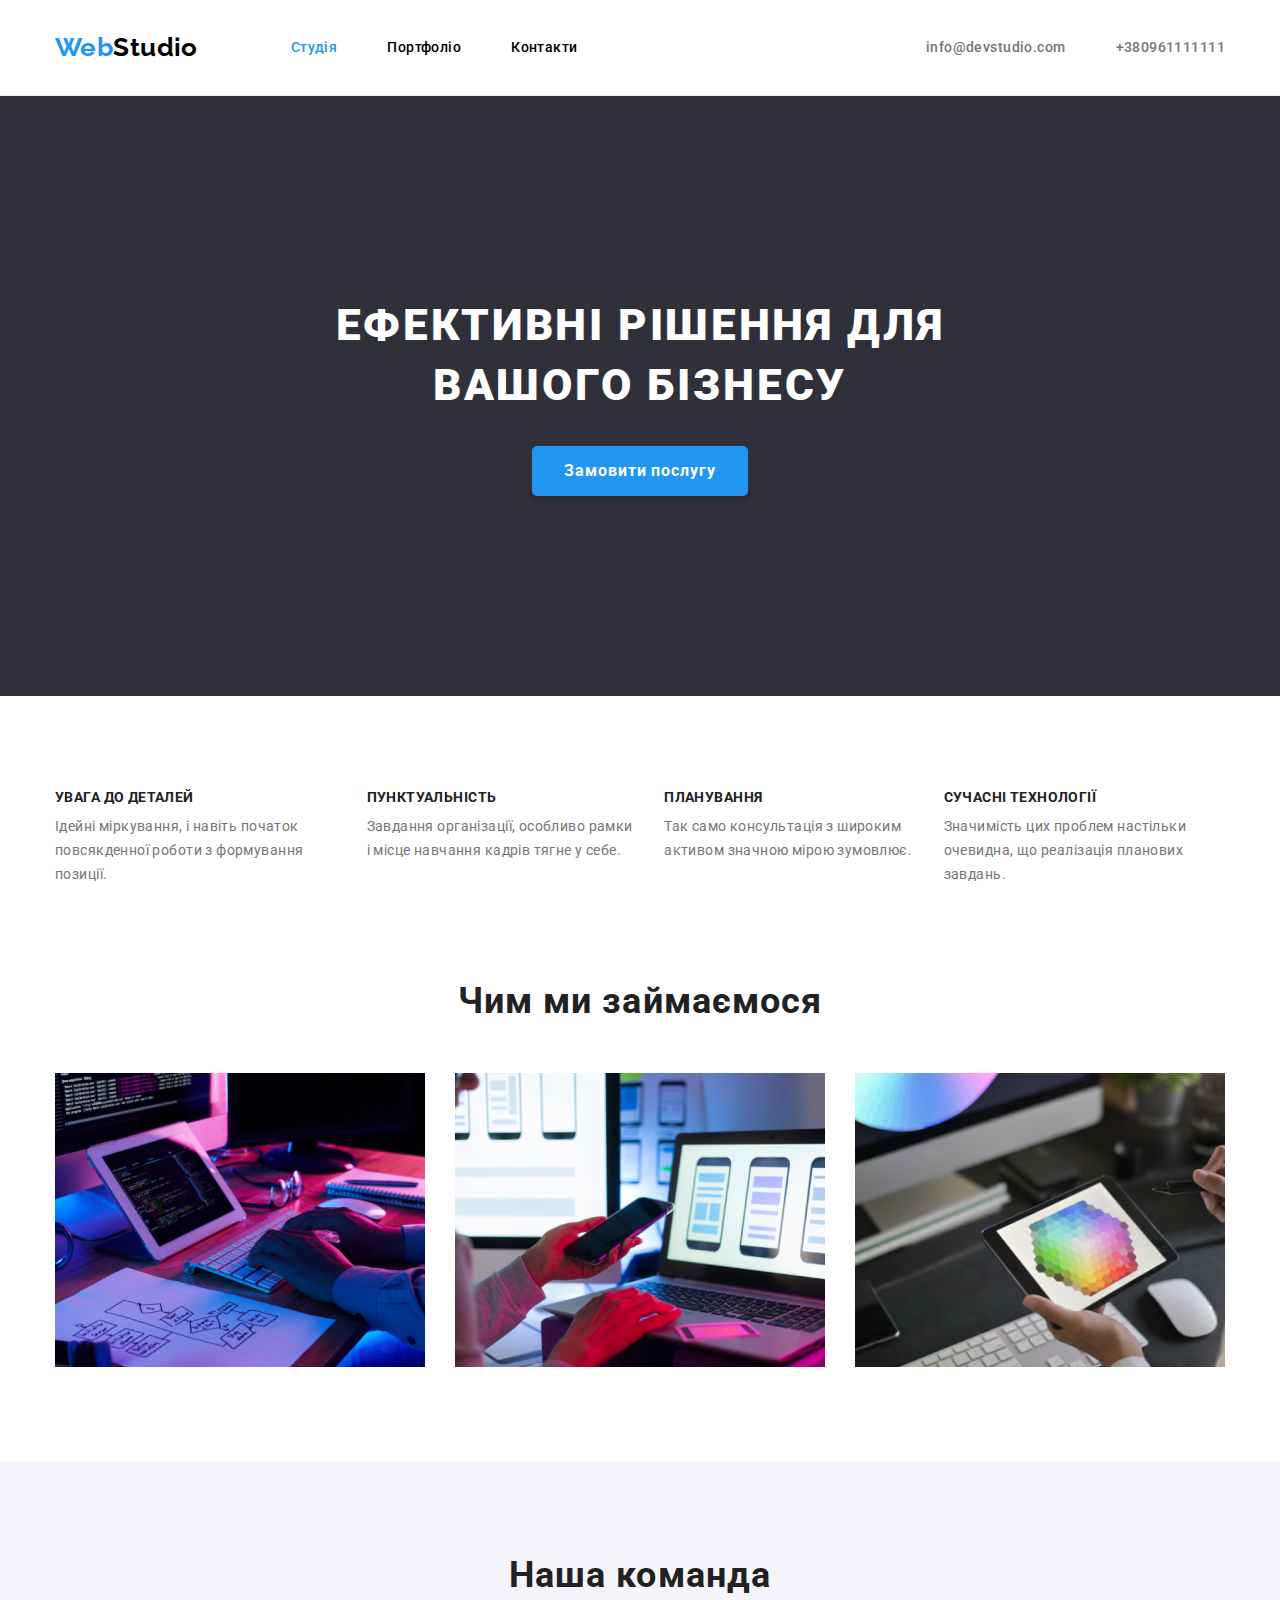
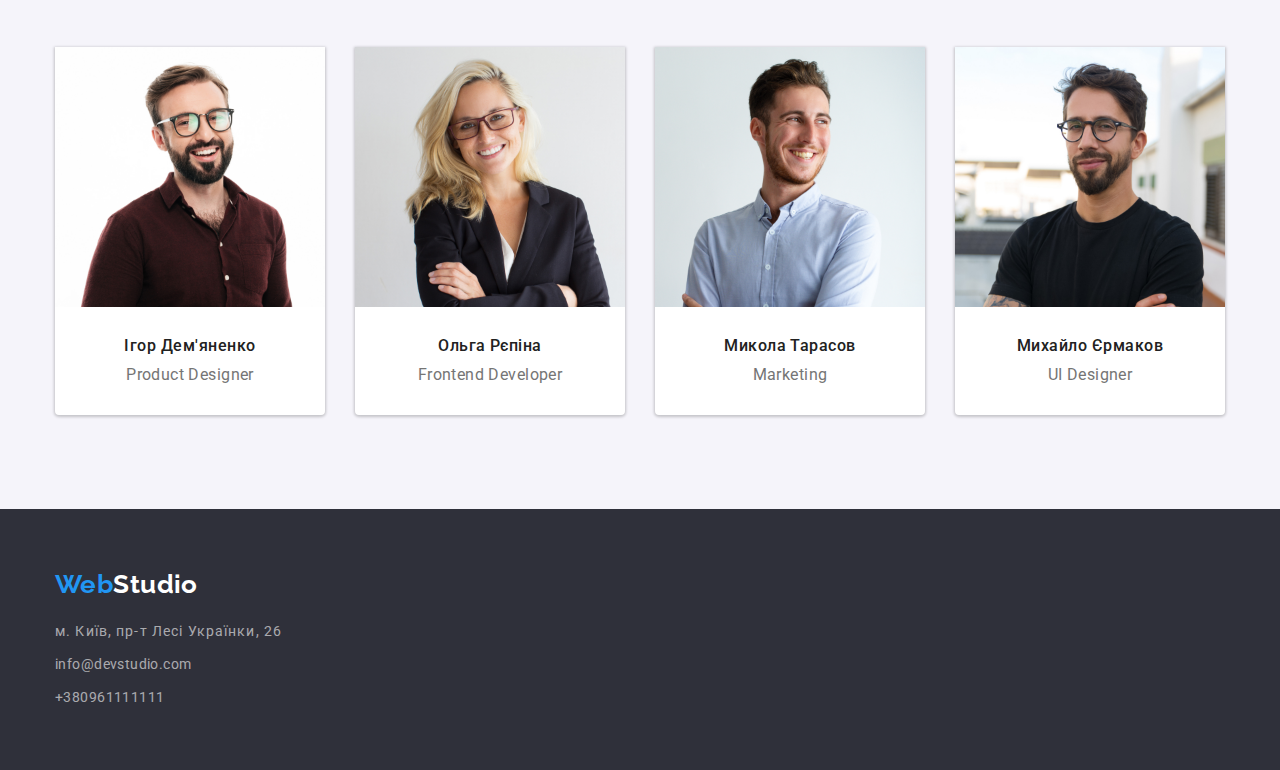
<file: index.html>
<!DOCTYPE html>
<html lang="uk">
<head>
    <meta charset="UTF-8">
    <meta http-equiv="X-UA-Compatible" content="IE=edge">
    <meta name="viewport" content="width=device-width, initial-scale=1.0">
    <link rel="preconnect" href="https://fonts.googleapis.com">
    <link rel="preconnect" href="https://fonts.gstatic.com" crossorigin>
    <link href="https://fonts.googleapis.com/css2?family=Raleway:wght@700&family=Roboto:wght@400;500;700;900&display=swap" rel="stylesheet">
    <title>WebStudio</title>
    <link rel="stylesheet" href="https://cdnjs.cloudflare.com/ajax/libs/modern-normalize/1.1.0/modern-normalize.min.css"> 
    <link rel="stylesheet" href="./css/styles.css"/>
</head>
<body>
    <header class="page-header">      
        <nav class="container main-nav"> 
            <a href="/index.html" class="logo logo-header">Web<span class="studo-logo">Studio</span>
            </a>

           <ul class="site-nav list">
               <li class="site-nav-li "><a href="" class="site-nav current ">Студія</a></li>
               <li class="site-nav-li"><a href="./portfilio.html" class="site-nav">Портфоліо</a> </li>
               <li class="site-nav-li"><a href="" class="site-nav">Контакти</a></li>
               
            </ul>
           
            <ul class="auth-nav">
                <li class="site-nav-li" ><a href="mailto:info@devstudio.com" class="contacts">info@devstudio.com</a></li>
                <li class="site-nav-li"><a href="tel:+380961111111" class="contacts">+380961111111</a></li>
             </ul>
         </nav>
  
    </header>
    <main>

        <section class="hero">
            <div class="container">
                <h1 class="button-title">Ефективні рішення для вашого бізнесу</h1>
                <button type="button" class="button">Замовити послугу</button>
            </div>
        </section>
    
    <section class="features-cont">
        <div class="container">
        <h2 class="features">Особливості</h2>
        <ul class="features-title">
            <li class="features-li">
                <h3 class="title">УВАГА ДО ДЕТАЛЕЙ</h3>
                <p class="features-title">Ідейні міркування, і навіть початок повсякденної роботи з формування позиції.</p>
            </li>
            <li class="features-li">
                <h3 class="title" >ПУНКТУАЛЬНІСТЬ</h3>
                <p class="features-title">Завдання організації, особливо рамки і місце навчання кадрів тягне у себе.</p>
            </li>
            <li class="features-li">
                <h3 class="title">ПЛАНУВАННЯ</h3>
                <p class="features-title">Так само консультація з широким активом значною мірою зумовлює.</p>
            </li>
            <li class="features-li">
                <h3 class="title" >СУЧАСНІ ТЕХНОЛОГІЇ</h3>
                <p class="features-title">Значимість цих проблем настільки очевидна, що реалізація планових завдань.</p>
            </li>
        </ul>
        </div>
    </section>

    
         <section class="container-img">
            <div class="container" >
             <h2 class="comanda-title">Чим ми займаємося</h2>
             <ul class="comanda-title-ul">
                <li class="comanda-title-img"><img src="./imege/img.jpg" alt="table" width="370"></li>
                <li class="comanda-title-img"><img src="./imege/img1.jpg" alt="laptop" width="370"></li>
                <li class="comanda-title-img"><img src="./imege/img2.jpg" alt="picture" width="370"></li>
            </ul>
            </div>
         </section>
    
    
    <section class="comande">
        <div class="container">
        <h2 class="comanda-title">Наша команда</h2>
        <ul class="comanda-employee-ul">
            <li class="comanda-employee">
            <img src="./imege/Igor.jpg" alt="aguywithglasses" width="270">
            <h3 class="comanda-title-people">Ігор Дем'яненко</h3>
            <p class="work-inform">Product Designer</p></li>
        
        
            <li class="comanda-employee">
            <img src="./imege/Olga.jpg" alt="girl" width="270">
            <h3 class="comanda-title-people">Ольга Рєпіна</h3>
            <p class="work-inform">Frontend Developer</p></li>
        
        
            <li class="comanda-employee"><img src="./imege/Mikola.jpg" alt="aguyinashirt" width="270">
            <h3 class="comanda-title-people">Микола Тарасов</h3>
            <p class="work-inform">Marketing</p></li>
        
        
            <li class="comanda-employee"><img src="./imege/Mihail.jpg" alt="tattoos" width="270">
            <h3 class="comanda-title-people">Михайло Єрмаков</h3>
            <p class="work-inform">UI Designer</p></li>
        </ul>
        </div>
    </section>
    </main>

   <!---Футер-->
    <footer class="footer">
        <div class=" container container-futer">
        <a href="./index.html" class="logo logo-futer">Web<span class="web-footer">Studio</span></a>
        <address class="adress-footer">
            <ul> 
                <li class="futer-li"><a class="adress" href="посиланняgooglemap" target="_blank" rel="noopenernoreferrer">м. Київ, пр-т Лесі Українки, 26</a></li>
                <li class="futer-li"><a class="mail" href="mailto:info@devstudio.com">info@devstudio.com</a></li>
                <li class="futer-li"><a class="phone" href="tel:+380961111111">+380961111111</a></li>
            </ul>
             
        </address>
        </div>
    </footer>
</body>
</html>
</file>
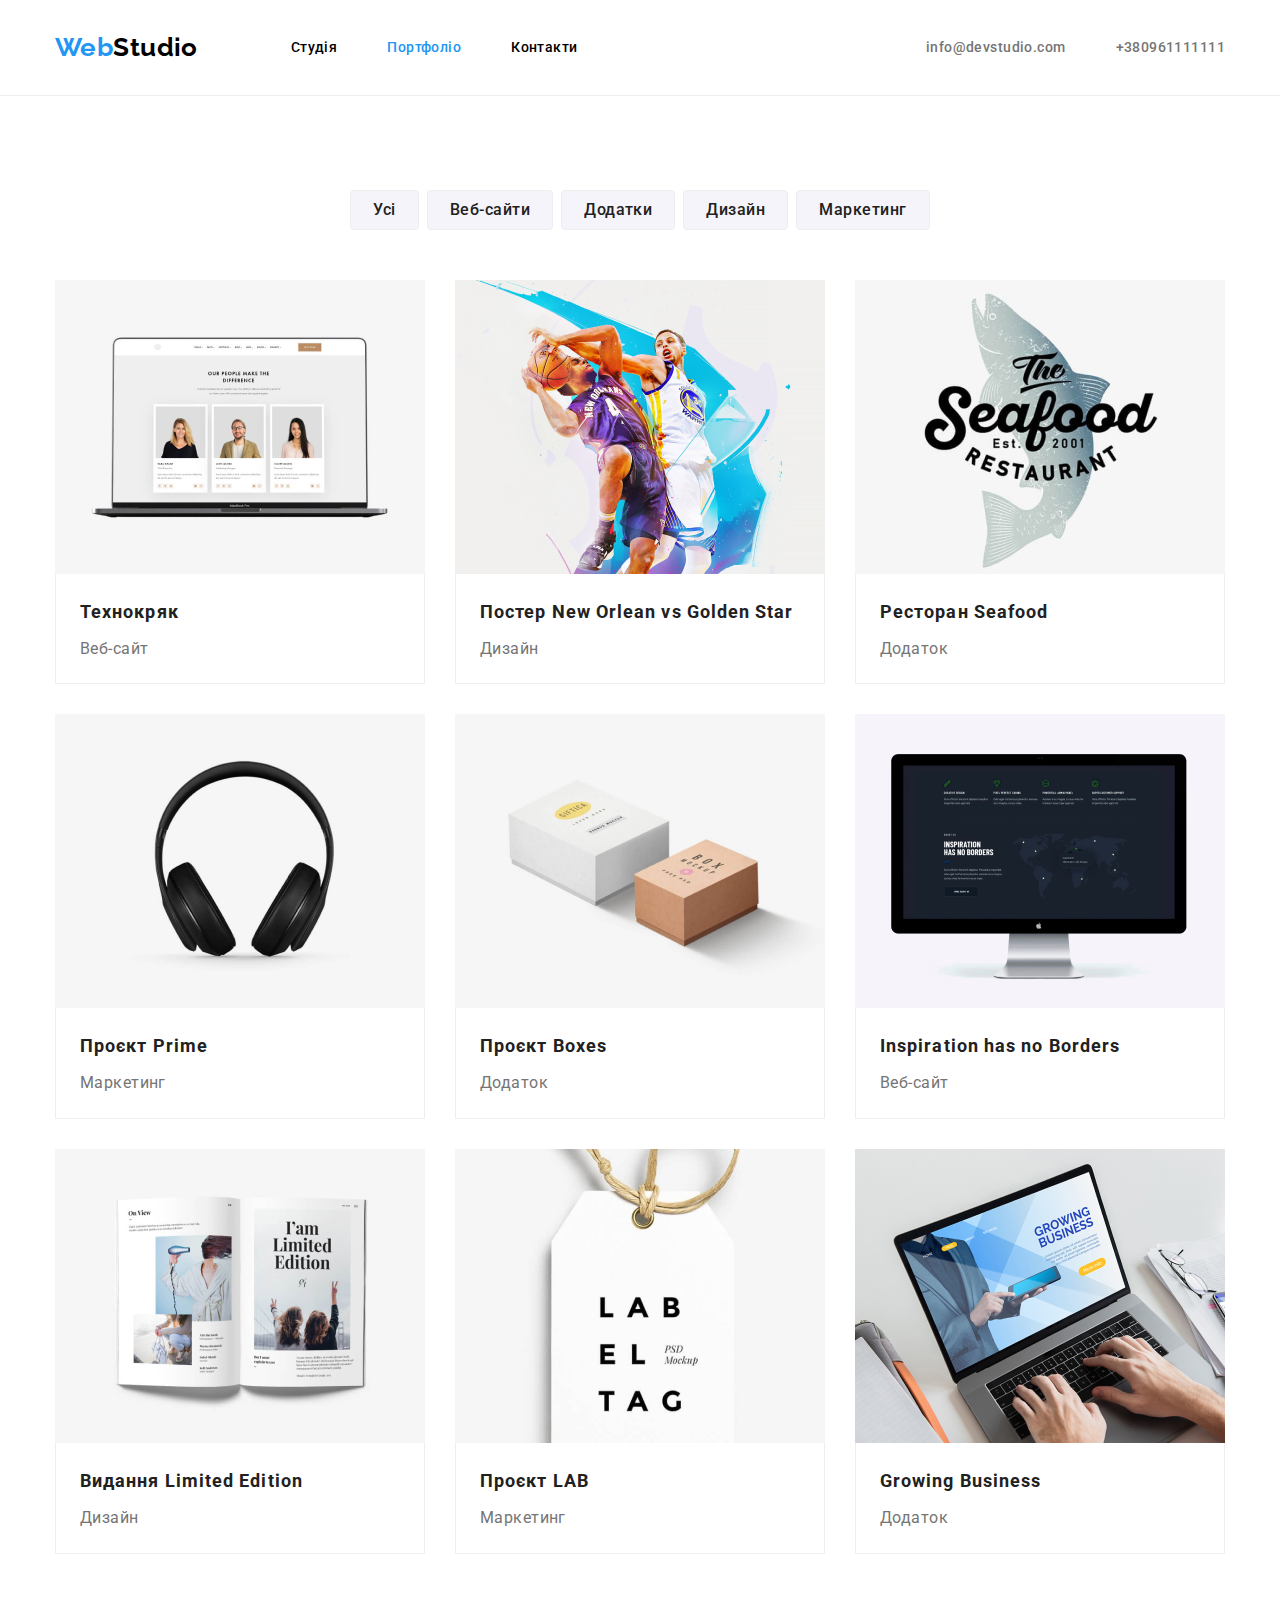
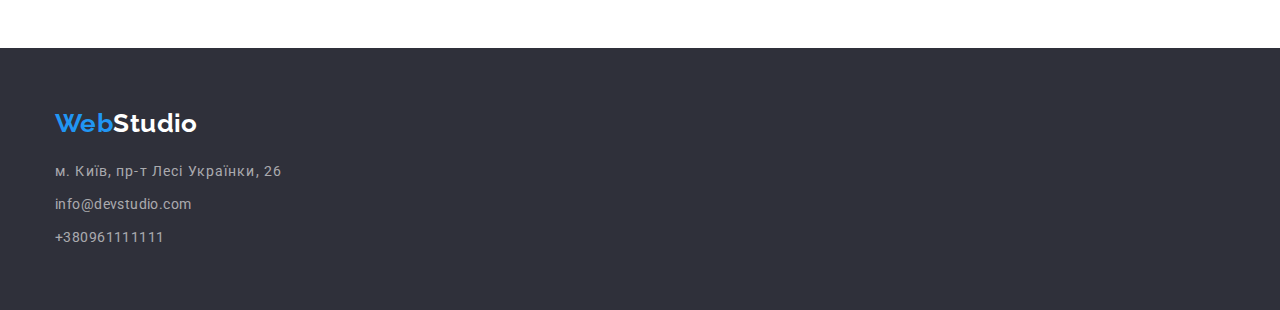
<file: portfilio.html>
<!DOCTYPE html>
<html lang="uk">
<head>
    <meta charset="UTF-8">
    <meta http-equiv="X-UA-Compatible" content="IE=edge">
    <meta name="viewport" content="width=device-width, initial-scale=1.0">
    <link rel="preconnect" href="https://fonts.googleapis.com">
    <link rel="preconnect" href="https://fonts.gstatic.com" crossorigin>
    <link href="https://fonts.googleapis.com/css2?family=Raleway:wght@700&family=Roboto:wght@400;500;700;900&display=swap" rel="stylesheet">
    <title>PORTFOLIO</title>    
    <link rel="stylesheet" href="https://cdnjs.cloudflare.com/ajax/libs/modern-normalize/1.1.0/modern-normalize.min.css"> 
    <link rel="stylesheet" href="./css/styles.css"/>
</head>
<body>
    <header class="page-header">      
        <nav class="container main-nav"> 
            <a href="/index.html" class="logo logo-header">Web<span class="studo-logo">Studio</span>
            </a>

           <ul class="site-nav list">
               <li class="site-nav-li "><a href="./index.html" class="site-nav ">Студія</a></li>
               <li class="site-nav-li"><a href="" class="site-nav current">Портфоліо</a> </li>
               <li class="site-nav-li"><a href="" class="site-nav">Контакти</a></li>
               
            </ul>
           
            <ul class="auth-nav">
                <li class="site-nav-li" ><a href="mailto:info@devstudio.com" class="contacts">info@devstudio.com</a></li>
                <li class="site-nav-li"><a href="tel:+380961111111" class="contacts">+380961111111</a></li>
             </ul>
         </nav>

  
    </header>

    <main>
    <section class="section-portfolio">
        <div class="container">
            <h1 class="portfolio-none">Портфоліо</h1> 
            <ul class="container-portfolio">
                <li class="portfolio-li"> <button type="button" class="portfolio-button current-portfolio">Усі</button></li>
                <li class="portfolio-li"><button type="button" class="portfolio-button web-sait">Веб-сайти</button></li>
                <li class="portfolio-li"><button type="button" class="portfolio-button addition">Додатки</button></li>
                <li class="portfolio-li"><button type="button" class="portfolio-button design">Дизайн</button></li>
                <li class="portfolio-li"><button type="button" class="portfolio-button marketing">Маркетинг</button></li>
            </ul>

            <ul class="portfolio-examples">
                <li class="iten"><img src="./imege/portfolio/tehno.jpg" alt="people" width="370">
                <div class="portfolio-div"><h2 class="title-project">Технокряк</h2>
                <p class="title-inform">Веб-сайт</p></div></li>
    
                <li class="iten"><img src="./imege/portfolio/basket.jpg" alt="basketbol" width="370">
                <div class="portfolio-div"><h2 class="title-project">Постер New Orlean vs Golden Star</h2>
                <p class="title-inform">Дизайн</p></div></li>
    
                <li class="iten"><img src="./imege/portfolio/fich.jpg" alt="fiching" width="370">
                <div class="portfolio-div"><h2 class="title-project">Ресторан Seafood</h2>
                <p class="title-inform">Додаток</p></div></li>
    
                <li class="iten"><img src="./imege/portfolio/music.jpg" alt="headphone" width="370">
                <div class="portfolio-div"><h2 class="title-project">Проєкт Prime</h2>
                <p class="title-inform">Маркетинг</p></div></li>
    
                <li class="iten"><img src="./imege/portfolio/box.jpg" alt="boxs" width="370">
                <div class="portfolio-div"><h2 class="title-project">Проєкт Boxes</h2>
                <p class="title-inform">Додаток</p></div></li>

                <li class="iten"><img src="./imege/portfolio/noyt.jpg" alt="noutbuk" width="370">
                <div class="portfolio-div"><h2 class="title-project">Inspiration has no Borders</h2>
                <p class="title-inform">Веб-сайт</p></div></li>

                <li class="iten"><img src="./imege/portfolio/magaz.jpg" alt="magazine" width="370">
                <div class="portfolio-div"><h2 class="title-project">Видання Limited Edition</h2>
                <p class="title-inform">Дизайн</p></li>
    
                <li class="iten"><img src="./imege/portfolio/laibl.jpg" alt="laibl" width="370">
                <div class="portfolio-div"><h2 class="title-project">Проєкт LAB</h2>
                <p class="title-inform">Маркетинг</p></div></li>

                <li class="iten"><img src="./imege/portfolio/ruka.jpg" alt="hands" width="370">
                <div class="portfolio-div"><h2 class="title-project">Growing Business</h2>
                <p class="title-inform">Додаток</p></div></li>
            </ul>
         </div>
    </section>
    </main>

   <!---Футер-->
   <footer class="footer">
    <div class=" container container-futer">
    <a href="./index.html" class="logo logo-futer">Web<span class="web-footer">Studio</span></a>
    <address class="adress-footer">
        <ul> 
            <li class="futer-li"><a class="adress" href="посиланняgooglemap" target="_blank" rel="noopenernoreferrer">м. Київ, пр-т Лесі Українки, 26</a></li>
            <li class="futer-li"><a class="mail" href="mailto:info@devstudio.com">info@devstudio.com</a></li>
            <li class="futer-li"><a class="phone" href="tel:+380961111111">+380961111111</a></li>
        </ul>
         
    </address>
    </div>
</footer>

</body>
</file>
<file: css/styles.css>
:root{
    --primary-text-color:#757575;
    --title-text-color:#000000;
    --secondary-header-color:#212121;
    --accent-color:#2196F3;
    --main-background-color:#FFFFFF;
    --secondary-background-color:#F5F4FA;
    --window-color:#2F303A;
    --email-color:rgba(255, 255, 255, 0.6);
    --border-color:#EEEEEE;
    --button-shadow-color:rgba(0, 0, 0, 0.15);
    --shadow-comanda-color:rgba(0, 0, 0, 0.2);
    --button-activation-color:#188CE8;
    
}

/* основной цвет текста #757575  серый */
/* цвет заголовков #000000  черный */
/* цвет вторичных заголовков #212121 */
/* цвет акцентов #2196F3 голубой */
/* основной цвет фона  #FFFFFF  белый*/
/* вторичній цвет фона #F5F4FA  еле серый*/
/* цвет окна #2F303A асфальт*/
/* цвет имейла и телефона rgba(255, 255, 255, 0.6)*/
/* цвет тени кнопки rgba(0, 0, 0, 0.15) */



body{
    font-family: Roboto, sans-serif;
    background-color:var(--main-background-color);
    color:var(--primary-text-color);
    font-size: 14px;
    line-height: 1.71;
    letter-spacing: 0.03em;
}
.container{
    width: 1200px;

    margin: 0 auto;
    padding-left: 15px;
    padding-right: 15px;

}
ul{
    list-style: none;
    padding: 0;
    margin: 0;

}
.logo{
    text-decoration: none;
    color:var(--accent-color); 
    font-family: Raleway, sans-serif;
    font-size: 26px;
    font-weight: 700;
    line-height: 1.19;

}
.logo-header{
    padding-top: 32px;
    padding-bottom: 32px;
}
.studo-logo{
    color:var(--title-text-color);
}
.site-nav .current{
    color: var(--accent-color);
}

.studia{
    color:var(--accent-color);
    font-weight: 500;
    font-size: 14px;
    line-height: 1.2;
}
.page-header{
    border-bottom: 1px solid var(--border-color) ;

}
.main-nav{
    display: flex;
    align-items: center;
}

.site-nav{
    color:var(--title-text-color);
    font-weight: 500;
    font-size: 14px;
    line-height:1.2;
    text-decoration: none;
    display: flex;

}
.list{
    margin-left: 93px;
}
   
.site-nav  .site-nav-li + .site-nav-li{
     margin-left: 50px;

}
.site-nav:hover,
.site-nav:focus{
 
    color:var(--accent-color);
}

.web-sait{

    min-width: 125px;
}
.addition{

    min-width: 112px;
}
.design{

    min-width: 103px;
}
.marketing{

    min-width: 130px;
}
.auth-nav{
    display: flex;
    margin-left: auto;
}

.auth-nav .site-nav-li + .site-nav-li{
    margin-left: 50px;
}
.features-title .features-li + .features-li{
    margin-left: 30px;
}
.contacts{
    color:var(--primary-text-color);
    font-weight: 500;
    font-size: 14px;
    line-height: 1.2;
    text-decoration: none;
}
.contacts:hover,
.contacts:focus{
    color: var(--accent-color);
}

.button-title{
    color:var(--main-background-color);
    font-weight: 900;
    font-size: 44px;
    line-height: 1.36;

    letter-spacing: 0.06em;
    text-transform: uppercase;
    margin: 0 auto;

    max-width: 696px;

}
.button{
    cursor: pointer;
    font-family: inherit;
    color: var(--main-background-color);
    background-color: var(--accent-color);
    font-size: 16px;
    font-weight: 700;
    line-height: 1.87;
    letter-spacing: 0.06em;
    padding: 10px 32px;
    border:none;
    margin-top: 30px;
    border-radius: 5px;
    box-shadow: 0px 4px 4px var(--button-shadow-color);
}
.button:hover,
.button:focus{
    background-color: var(--button-activation-color);
}
.hero {
    background-color: var(--window-color);
    text-align: center;
    padding-top: 200px;
    padding-bottom: 200px;
 
}
.comanda-title-ul{
    display: flex;
    gap: 30px;

}
.comanda-title-img{
    display: block;
}

.portfolio-button{
    font-family: inherit;
    cursor: pointer;
    color:var(--secondary-header-color);
    background-color:var(--secondary-background-color);
    font-weight: 500;
    font-size: 16px;
    line-height: 1.6;
    letter-spacing: 0.03em;
    padding: 6px 22px;
    border: 1px solid var(--border-color);
    border-radius: 4px;
    
}
.portfolio{
    display: flex;
}


.portfolio-button:hover,
.portfolio-button:focus{
    color:var(--main-background-color);
    background-color: var(--accent-color);
    box-shadow: 0 5px 5px -5px var(--primary-text-color);

}

.comande{
    background-color:var(--secondary-background-color);
    padding-top:94px;
    padding-bottom:94px;
    
}

.features{
    position: absolute;
    white-space: nowrap;
    width: 1px;
    height: 1px;
    overflow: hidden;
    border: 0;
    padding: 0;
    clip: rect(0 0 0 0);
    clip-path: inset(50%);
    margin: -1px;
 
    margin-top: 94px;
}
.portfolio-none{
    position: absolute;
    white-space: nowrap;
    width: 1px;
    height: 1px;
    overflow: hidden;
    border: 0;
    padding: 0;
    clip: rect(0 0 0 0);
    clip-path: inset(50%);
    margin: -1px;
}

.portfolio-div{
    padding-top: 20px;
    padding-bottom: 20px;
    padding-left: 24px;
    padding-right: 24px;
    border-right: 1px solid var(--border-color) ;
    border-bottom: 1px solid var(--border-color) ;
    border-left: 1px solid var(--border-color) ;

}
.features-cont{
    padding-top: 94px;
    padding-bottom:94px;
}
.title{
    color: var(--secondary-header-color);
    font-size: 14px;
    font-weight: 700;
    line-height: 1.14;
    letter-spacing: 0.03em;

}
.portfolio-examples{
    display: flex; 
    flex-wrap: wrap;
    gap: 30px;
    
}
.section-portfolio{
    padding-top: 94px;
    padding-bottom: 94px;;
}

.container-portfolio{
    display: flex;
    margin-bottom: 50px;
    justify-content: center;


}
.portfolio-li{
    margin-right: 8px;

}
.container-portfolio .portfolio-li:last-child{
    margin-right: 0px;
}
.iten:nth-last-child(-n + 3) {
margin-bottom: 0px;
}
.iten:nth-child(3n){
margin-right: 0px;
}

.iten{
     width: 370px;

}

.title-project{
    color: var(--secondary-header-color);
    font-size: 18px;
    font-weight: 700;
    line-height: 2;
    letter-spacing: 0.06em;
    margin: 0px;

}
h3{
    margin-top: 0px;
    margin-bottom: 10px;
}
.features-title{
    margin: 0px;

    display: flex;
}
.title-inform{
    font-size:16px;
    color:var(--primary-text-color);
    line-height:1.87;
    margin-top: 4px;
    margin-bottom: 0px;

}
img{
    display: block;
    height: auto;
    max-width: 100%;
}

.comanda-title{
    color: var(--secondary-header-color);
    text-align: center;
    font-weight: 700;
    font-size: 36px;
    line-height: 1.16;
    letter-spacing: 0.03em;
    margin-bottom: 50px;
    margin-top: 0px;

}
.container-img{
    padding-bottom:94px;

}
.comanda-title-people{
    color: var(--secondary-header-color);
    font-weight: 500;
    font-size: 16px;
    line-height: 1.18;
    letter-spacing: 0.03em;
    padding-top: 30px;
    margin-bottom: 10px;
    text-align: center;
    
}
.comanda-employee{
    width: 270px;
    background-color: var(--main-background-color);
    text-align: center;
    border-bottom-left-radius: 4px;
    border-bottom-right-radius: 4px;
    box-shadow: 0px 1px 3px 1px var(--shadow-comanda-color);


}
.comanda-employee-ul{
    display: flex;
    gap: 30px;

}

.work-inform{
    color: var(--primary-text-color);
    font-size: 16px;
    line-height: 1.18;
    margin-top: 0px;
    padding-bottom: 30px;
    text-align: center;
    margin-bottom: 0;

}
.footer{
    background-color:var(--window-color);
    padding-top: 60px;
    padding-bottom: 60px;
}
.web-footer{
    color: var(--main-background-color)
}


.futer-li:not(:last-child){
    margin-bottom: 9px;
}
.adress{
  font-style: normal;
  color: var(--email-color);
  font-weight: 400;
  font-size: 14px;
  line-height: 1.7;
  text-decoration: none;
  letter-spacing: 0.03cm;
  
}   

.adress-footer{
    margin-top:20px;
    font-style: normal;

}
.mail{
    color:var(--email-color);
    font-size: 14px;
    text-decoration: none;

}
.phone{
   color:var(--email-color);
   font-size: 14px;
   text-decoration: none;
} 
.phone:hover,
.phone:focus{
    color:var(--main-background-color) ;
}
.adress:hover,
.adress:focus{
    color: var(--main-background-color);
}
.mail:hover,
.mail:focus{
    color: var(--main-background-color);
}
</file>
